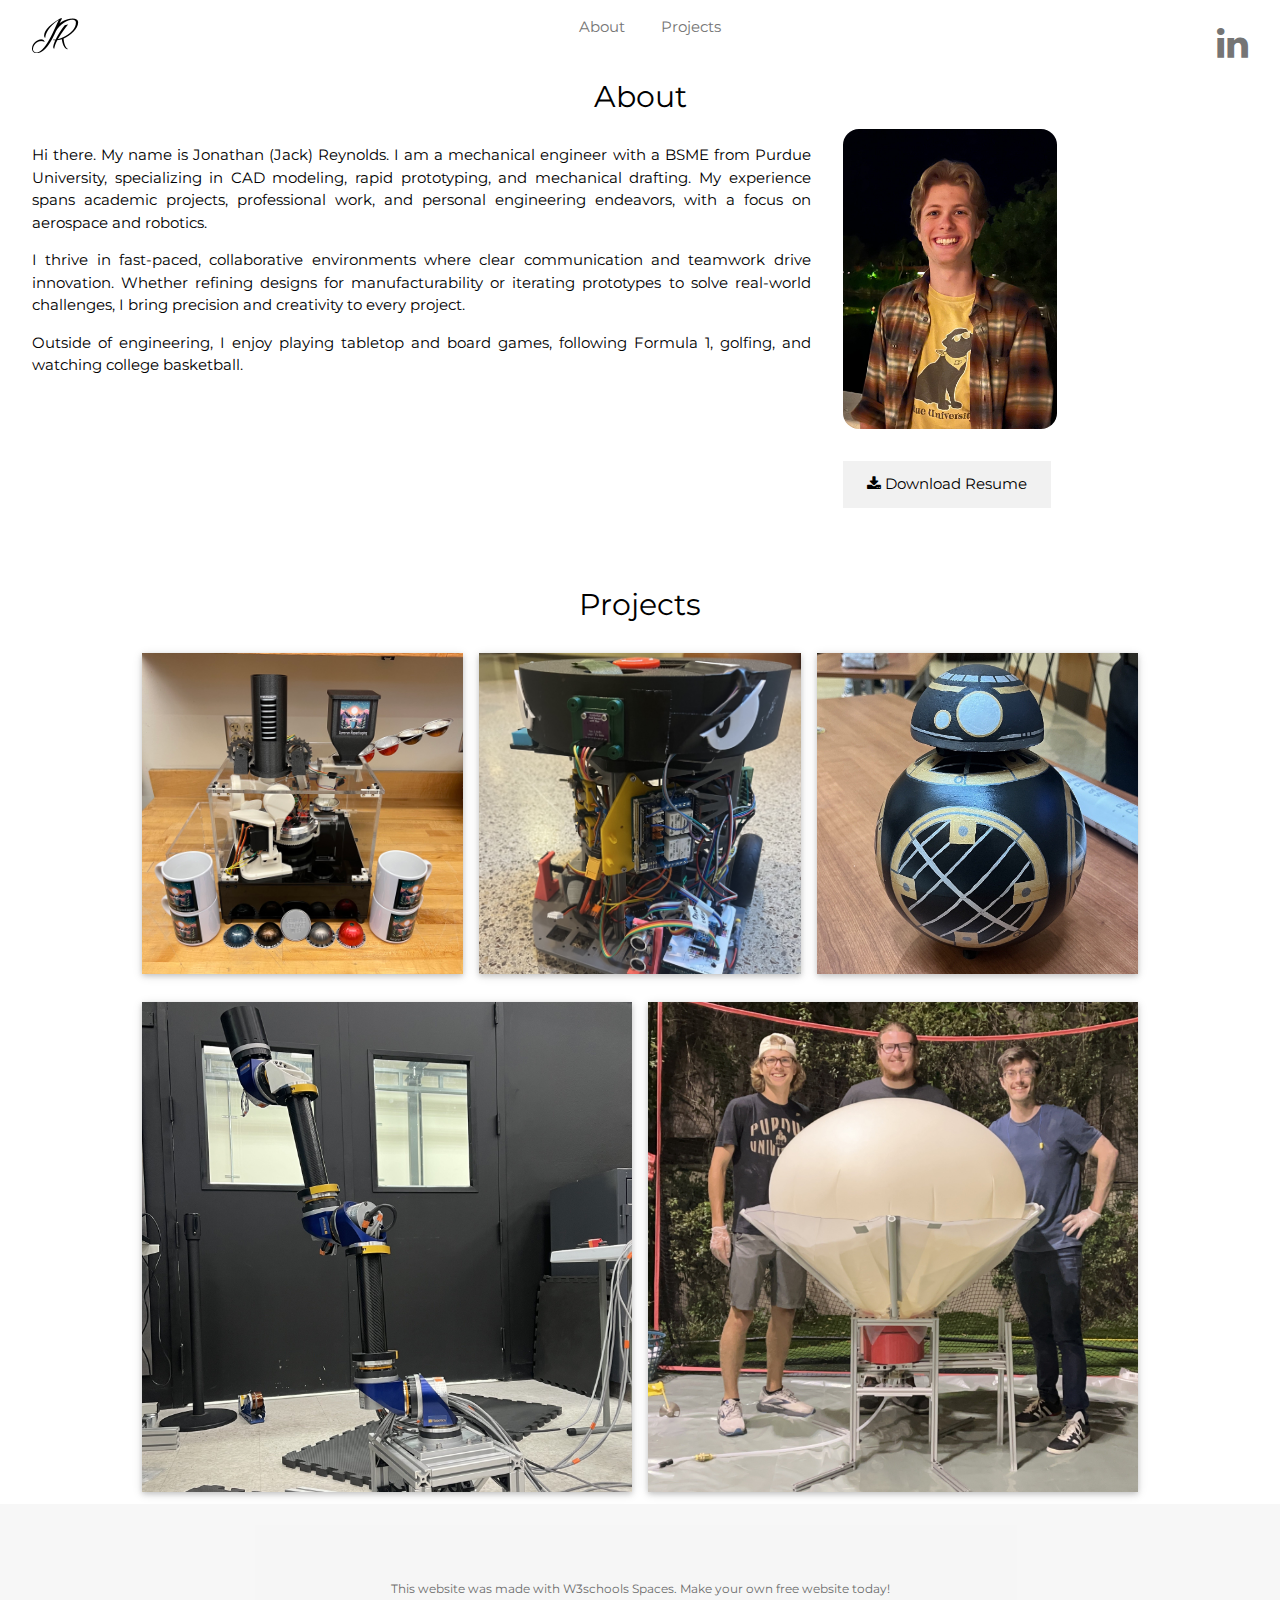
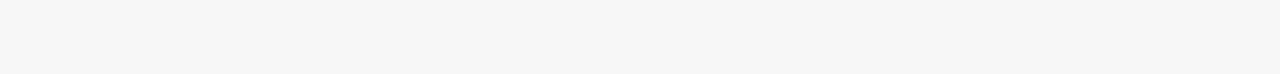
<file: index.html>
<!DOCTYPE html>
<html>

<head>
  <title>Jonathan Reynolds</title>
  <link rel="icon" type="image/x-icon" href="/images/JR_Logo.ico">
  <meta charset="UTF-8">
  <meta name="viewport" content="width=device-width, initial-scale=1">
  <link rel="stylesheet" href="https://www.w3schools.com/w3css/4/w3.css">
  <link rel="stylesheet" href="https://fonts.googleapis.com/css?family=Montserrat">
  <link rel="stylesheet" href="https://cdnjs.cloudflare.com/ajax/libs/font-awesome/4.7.0/css/font-awesome.min.css">
  <style>
    body,
    h1,
    h2,
    h3,
    h4,
    h5,
    h6 {
      font-family: "Montserrat", sans-serif
    }

    .pointer {
      cursor: pointer;
    }

    .w3-row-padding img {
      margin-bottom: 12px
    }

    * {
      box-sizing: border-box
    }

    /* Container needed to position the overlay. Adjust the width as needed */
    .container {
      position: relative;
    }

    /* Make the image to responsive */
    .image {
      display: block;
      width: 100%;
      height: auto;
    }

    /* The overlay effect - lays on top of the container and over the image */
    .overlay {
      position: absolute;
      bottom: 0;
      background: rgb(0, 0, 0);
      background: rgba(0, 0, 0, 0.5);
      /* Black see-through */
      color: #f1f1f1;
      width: 100%;
      transition: .5s ease;
      opacity: 0;
      color: white;
      padding: 5px;
      text-align: center;
    }

    /* When you mouse over the container, fade in the overlay title */
    .container:hover .overlay {
      opacity: 1;
    }
  </style>
</head>

<body>

  <!-- Hidden Sidebar (only on small, reveals when clicked on menu icon)-->
  <nav class="w3-sidebar w3-white w3-animate-right w3-xxlarge w3-hide-large w3-hide-medium"
    style="display:none;padding-top:64px;right:0;z-index:2" id="mySidebar">
    <a href="javascript:void(0)" onclick="closeNav()"
      class="w3-button w3-white w3-xxxlarge w3-display-topright w3-text-grey w3-hover-white w3-hover-text-black"
      style="padding:0 12px;">
      <i class="fa fa-remove"></i>
    </a>
    <div class="w3-bar-block w3 w3-white w3-center">
      <a href="#about" class="w3-bar-item w3-button w3-text-grey w3-hover-white w3-hover-text-black"
        onclick="closeNav()">About</a>
      <a href="#projects" class="w3-bar-item w3-button w3-text-grey w3-hover-white w3-hover-text-black"
        onclick="closeNav()">Projects</a>
      <a href="https://www.linkedin.com/in/jonathan-reynolds-purdue/"
        class="w3-button w3-xlarge w3-center w3-text-grey w3-hover-text-black w3-hover-white">
        <i class="fa fa-linkedin" aria-hidden="true"></i></a>
    </div>
  </nav>

  <!-- Page Content -->
  <!-- Navbar (hidden when small)-->
  <nav class="w3-bar w3-top w3-center w3-white w3-padding">
    <!-- JR Logo -->
    <a href="#"
      class="w3-button w3-xlarge w3-hover-white w3-left"><img src="/images/JR_Logo.png" id="JR Logo" alt="JR Logo" class="w3-image" width="50"></a>
    <!-- Nav Locations -->
    <a href="#about" class="w3-button w3-text-grey w3-hover-white w3-hover-text-blac w3-hide-small" style=>About</a>
    <a href="#projects" class="w3-button w3-text-grey w3-hover-white w3-hover-text-black w3-hide-small">Projects</a>
    <!-- Socials -->
    <a href="https://www.linkedin.com/in/jonathan-reynolds-purdue/"
      class="w3-button w3-xxlarge w3-right w3-text-grey w3-hover-text-black w3-hover-white w3-hide-small">
      <i class="fa fa-linkedin" aria-hidden="true"></i></a>
    <!-- Menu icon to open sidebar -->
    <a class="w3-button w3-xxlarge w3-right w3-text-grey w3-hover-white w3-hover-text-black w3-hide-large w3-hide-medium"
      onclick="openNav()"><i class="fa fa-bars"></i></a>
  </nav>

  <!-- About Section -->
  <div class="w3-container" style="padding:64px 32px" id="about">
    <h2 class="w3-center">About</h2>
    <div class="w3-col l3"></div>
    <div class="w3-col s12 m8 l8" style="padding-left:0px; padding-right:32px">
      <div class="content w3-justify w3-right" style="max-width:900px">
        <p>Hi there. My name is Jonathan (Jack) Reynolds. I am a mechanical engineer with a BSME from Purdue
          University,
          specializing in CAD modeling, rapid prototyping, and mechanical drafting. My experience spans academic
          projects, professional work, and personal engineering endeavors, with a focus on aerospace and robotics.</p>
        <p>I thrive in fast-paced, collaborative environments where clear communication and teamwork drive innovation.
          Whether refining designs for manufacturability or iterating prototypes to solve real-world challenges, I
          bring
          precision and creativity to every project.</p>
        <p>Outside of engineering, I enjoy playing tabletop and board games, following Formula 1, golfing, and
          watching
          college basketball.</p>
      </div>
    </div>
    <div class="w3-col m4 l4">
      <img src="/images/headshot_12-24.jpg" class="w3-image w3-round-xlarge" style="max-height:300px">
      <div style="padding-top:32px">
        <button onclick="document.getElementById('resume modal').style.display='block'" class="w3-button w3-light-grey w3-padding-large"><i class="fa fa-download"></i> Download Resume</button>
      </div>
    </div>
  </div>

  <!-- Resume Modal -->
  <div id="resume modal" class="w3-modal">
    <div class="w3-modal-content">
      <header class="w3-container">
        <span onclick="document.getElementById('resume modal').style.display='none'"
          class="w3-button w3-xlarge w3-display-topright w3-text-grey w3-hover-white w3-hover-text-black">
      <i class="fa fa-remove"></i></span>
      </header>
      <a href="Jonathan_Reynolds_Resume.pdf" download
        class="w3-button w3-light-grey w3-padding-large w3-display-bottommiddle"><i class="fa fa-download"></i> Download
        Resume</a>
      <img src="./images/Jonathan_Reynolds_Resume.png" class="modal-content w3-image" style="height:100%">
    </div>

  </div>
  </div>
  </div>


  <!-- Projects Section -->
  <div class="w3-container" style="padding:0px 32px" id="projects">
    <div class="w3-content">
      <h2 class="w3-center">Projects</h2>

      <!-- Grid for photos -->
      <div class="w3-row-padding" style="margin:0 -32px">
        <div class="w3-row-padding w3-margin-top">
          <div class="w3-third">
            <div onclick="document.getElementById('next-presso modal').style.display='block'" class="w3-card pointer">
              <div class="container">
                <img src="/images/Next-Presso.jpg" alt="Next-Presso" class="image" style="width:100%">
                <div class="overlay" style="width:100%">
                  <div class="w3-container">
                    <h4>Next-Presso</h4>
                    <p>Award-winning automated Nespresso capsule repackaging machine</p>
                  </div>
                </div>
              </div>
            </div>
          </div>

          <div class="w3-third">
            <div class="w3-card pointer">
              <div class="container">
                <img src="/images/Buz.jpg" alt="Buz Robot" class="image" style="width:100%">
                <div class="overlay" style="width:100%">
                  <div class="w3-container">
                    <h4>The Buz</h4>
                    <p>Autonomous pollen sorting and delivery robot</p>
                  </div>
                </div>
              </div>
            </div>
          </div>

          <div class="w3-third">
            <div class="w3-card pointer">
              <div class="container">
                <img src="/images/BB-P.jpg" alt="BB-P Droid RC Toy" class="image" style="width:100%">
                <div class="overlay" style="width:100%">
                  <div class="w3-container">
                    <h4>BB-P</h4>
                    <p>Award-winning BB-8 inspired RC Toy</p>
                  </div>
                </div>
              </div>
            </div>
          </div>
        </div>

        <div class="w3-row-padding w3-margin-top">
          <div class="w3-half">
            <div class="w3-card">
              <div class="container">
                <img src="/images/HADES.jpg" alt="HADES Robot Arm" class="image" style="width:100%">
                <div class="overlay" style="width:100%">
                  <div class="w3-container">
                    <h4>HADES</h4>
                    <p>Trade show 7-DoF robot arm</p>
                  </div>
                </div>
              </div>
            </div>
          </div>

          <div class="w3-half">
            <div class="w3-card">
              <div class="container">
                <img src="/images/HAB_Launcher.jpg" alt="HAB Launcher" class="image" style="width:100%">
                <div class="overlay" style="width:100%">
                  <div class="w3-container">
                    <h4>HAB Launcher</h4>
                    <p>Semi-autonomous high-altitude balloon launch structure</p>
                  </div>
                </div>
              </div>
            </div>
          </div>

        </div>
      </div>
      <!-- End photo grid -->
      <!-- Modal for Next-Presso -->
      <div id="next-presso modal" class="w3-modal">
        <div class="w3-modal-content">
          <header class="w3-container w3-teal">
            <span onclick="document.getElementById('next-presso modal').style.display='none'"
        class="w3-button w3-display-topright">&times;</span>
            <h2>Modal Header</h2>
          </header>
          <div class="w3-container">
            <p>Some text..</p>
            <p>Some text..</p>
          </div>
          <footer class="w3-container w3-teal">
            <p>Modal Footer</p>
          </footer>
        </div>
      </div>
    </div>
  </div>
  </div>



  <!-- Footer. This section contains an ad for W3Schools Spaces. You can leave it to support us. -->
  <footer class="w3-container w3-padding-64 w3-light-grey w3-center w3-opacity">
    <p class="w3-small">This website was made with W3schools Spaces. Make your own free website today!</p>
  </footer>
  <!-- END PAGE CONTENT -->
  </div>

  <script>
    // Open and close sidebar
function openNav() {
  document.getElementById("mySidebar").style.width = "100%";
  document.getElementById("mySidebar").style.display = "block";
}

function closeNav() {
  document.getElementById("mySidebar").style.display = "none";
}
  </script>

</body>

</html>
</file>
